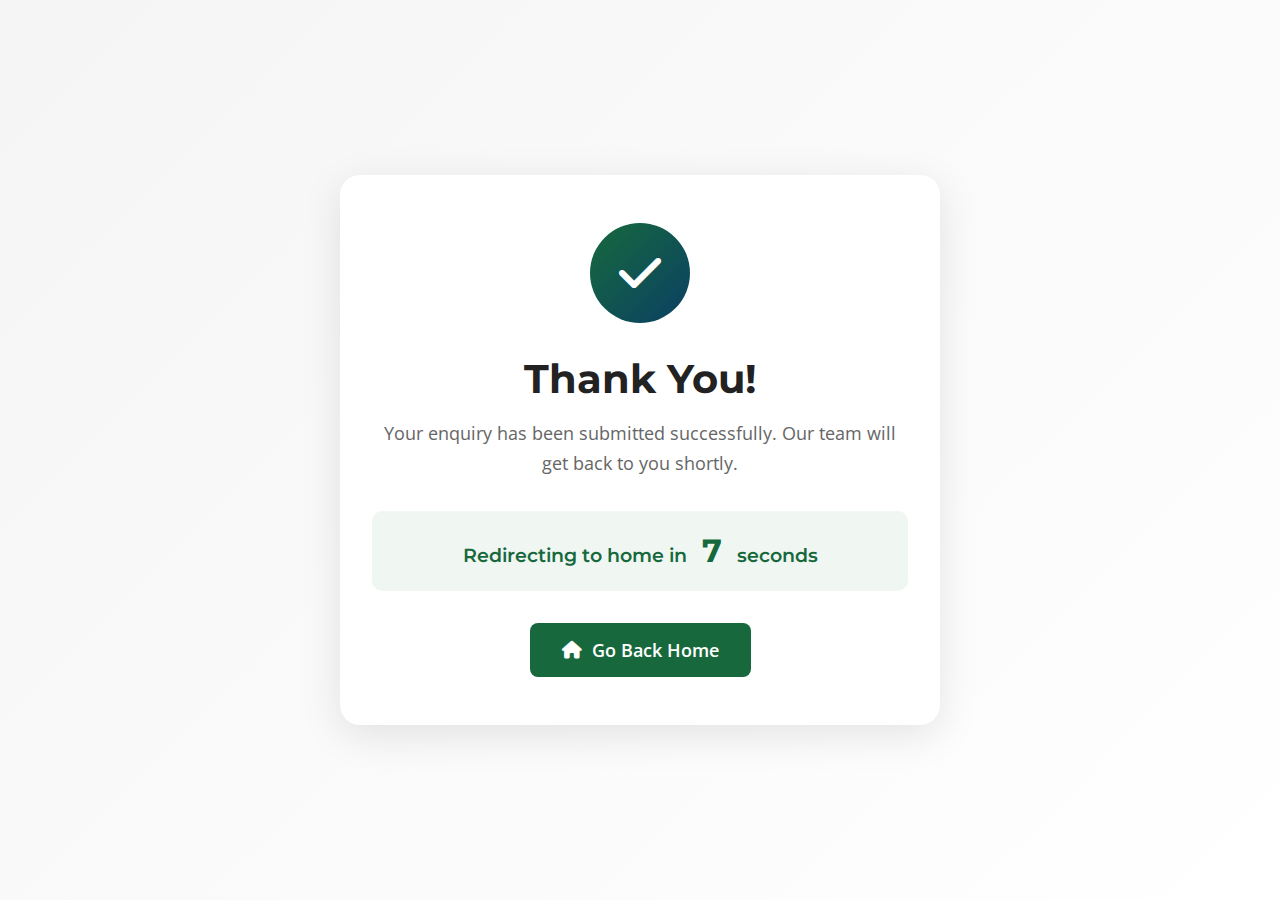
<file: thankyou.html>
<!DOCTYPE html>
<html lang="en">

<head>
  <meta charset="UTF-8" />
  <meta name="viewport" content="width=device-width, initial-scale=1.0" />
  <title>Thank You - Eldeco Camelot</title>

  <link rel="shortcut icon" href="img/favicon.png" type="image/favicon">
  <link
    href="https://fonts.googleapis.com/css2?family=Poppins:wght@400;500;600;700&family=Montserrat:wght@300;500;600;700&family=Open+Sans:wght@300;400;500;600;700&display=swap"
    rel="stylesheet">
  <link href="https://cdn.jsdelivr.net/npm/bootstrap@5.3.3/dist/css/bootstrap.min.css" rel="stylesheet" />
  <link rel="stylesheet" href="https://cdnjs.cloudflare.com/ajax/libs/font-awesome/6.6.0/css/all.min.css" />
  <link rel="stylesheet" href="css/style.css">

  <style>
    body {
      font-family: "Open Sans", sans-serif;
      background: linear-gradient(135deg, #f5f5f5 0%, #ffffff 100%);
      margin: 0;
      padding: 0;
    }

    .thankyou-page {
      min-height: 100vh;
      display: flex;
      align-items: center;
      justify-content: center;
      padding: 2rem 1rem;
    }

    .thankyou-container {
      max-width: 600px;
      width: 100%;
      text-align: center;
      background: #ffffff;
      border-radius: 20px;
      padding: 3rem 2rem;
      box-shadow: 0 10px 40px rgba(0, 0, 0, 0.1);
    }

    .thankyou-icon {
      width: 100px;
      height: 100px;
      background: linear-gradient(135deg, #17693D, #0a4064);
      border-radius: 50%;
      display: flex;
      align-items: center;
      justify-content: center;
      margin: 0 auto 2rem;
      animation: scaleIn 0.5s ease-out;
    }

    .thankyou-icon i {
      font-size: 3rem;
      color: #fff;
    }

    @keyframes scaleIn {
      from {
        transform: scale(0);
        opacity: 0;
      }
      to {
        transform: scale(1);
        opacity: 1;
      }
    }

    .thankyou-title {
      font-family: "Montserrat", sans-serif;
      font-size: 2.5rem;
      font-weight: 700;
      color: #222;
      margin-bottom: 1rem;
    }

    .thankyou-message {
      font-family: "Open Sans", sans-serif;
      font-size: 1.1rem;
      color: #666;
      line-height: 1.7;
      margin-bottom: 2rem;
    }

    .countdown-timer {
      font-family: "Montserrat", sans-serif;
      font-size: 1.2rem;
      color: #17693D;
      font-weight: 600;
      margin-bottom: 2rem;
      padding: 1rem;
      background: #f0f7f3;
      border-radius: 10px;
    }

    .countdown-number {
      font-size: 2rem;
      color: #17693D;
      font-weight: 700;
      display: inline-block;
      min-width: 40px;
    }

    .home-button {
      display: inline-flex;
      align-items: center;
      gap: 10px;
      padding: 14px 32px;
      background: #17693D;
      color: #fff;
      border-radius: 8px;
      font-weight: 600;
      font-size: 1.1rem;
      text-decoration: none;
      transition: all 0.3s ease;
      font-family: "Open Sans", sans-serif;
    }

    .home-button:hover {
      background: #0d4d2a;
      color: #fff;
      transform: translateY(-2px);
      box-shadow: 0 6px 20px rgba(23, 105, 61, 0.3);
    }

    @media (max-width: 768px) {
      .thankyou-container {
        padding: 2rem 1.5rem;
      }

      .thankyou-title {
        font-size: 2rem;
      }

      .thankyou-message {
        font-size: 1rem;
      }

      .countdown-timer {
        font-size: 1rem;
      }

      .countdown-number {
        font-size: 1.5rem;
      }
    }
  </style>
</head>

<body>
  <div class="thankyou-page">
    <div class="thankyou-container">
      <div class="thankyou-icon">
        <i class="fa-solid fa-check"></i>
      </div>

      <h1 class="thankyou-title">Thank You!</h1>
      <p class="thankyou-message">
        Your enquiry has been submitted successfully. Our team will get back to you shortly.
      </p>

      <div class="countdown-timer">
        <span>Redirecting to home in </span>
        <span class="countdown-number" id="countdown">7</span>
        <span> seconds</span>
      </div>

      <a href="index.html" class="home-button">
        <i class="fa-solid fa-home"></i>
        Go Back Home
      </a>
    </div>
  </div>

  <script>
    let countdown = 7;
    const countdownElement = document.getElementById('countdown');
    const homeUrl = 'index.html';

    // Update countdown every second
    const timer = setInterval(() => {
      countdown--;
      countdownElement.textContent = countdown;

      if (countdown <= 0) {
        clearInterval(timer);
        window.location.href = homeUrl;
      }
    }, 1000);
  </script>
</body>

</html>
</file>
<file: css/style.css>
body {
  font-family: "Inter", system-ui, sans-serif;
}

h1, h2, h3, h4, h5 {
  font-family: "Playfair Display", serif;
}

.primary-bg {
    background-color: #17693D;
    display: inline-block;
    border-radius: 15px;
    font-size: 17px;
    color: #fff;
    font-weight: 700;
}

/* NAVBAR */
.navbar {
  position: fixed;
  top: 0;
  width: 100%;
  padding: 6px 2px;
  z-index: 1000;
  box-shadow: none;
  background: #ffffff;
  background-image: url("../img/line-bg.webp");
}



.navbar-nav .nav-link {
    font-weight: 600;
    color: #000000;
}

.navbar img {
    /* filter: brightness(0); */
}

.navbar-toggler:focus {
    box-shadow: none;
}



/* ALIGNMENT FIX */
.navbar .container-fluid {
    display: flex;
    align-items: center;
    justify-content: space-between;
}

.navbar-collapse {
    flex-grow: 1;
    display: flex;
    justify-content: center;
}

.owl-theme .owl-nav.disabled+.owl-dots {
    margin-top: 10px;
    position: absolute;
    top: 95%;
    left: 5%;
}

/* CALL BUTTON */
.custom-call-btn {
    padding: 10px 24px;
    background: #17693D;
    color: white;
    border-radius: 12px;
    font-weight: 600;
    text-decoration: none;
    display: inline-flex;
    align-items: center;
    gap: 6px;
}



/* MOBILE BOTTOM BAR (FINAL DESIGN) */
.mobile-bottom-bar {
    position: fixed;
    bottom: 0;
    left: 0;
    right: 0;
    background: #ffffff;
    border-top: 1px solid #ccc;
    display: none;
    z-index: 2000;
}

.mobile-bottom-bar .bottom-btn {
    width: 33.33%;
    padding: 12px 0;
    text-align: center;
    font-size: 14px;
    font-weight: 600;
    color: #ffffff;
    background: #17693D;
    border: none;
    outline: none;
    text-decoration: none;
}

.mobile-bottom-bar .bottom-btn:nth-child(1),
.mobile-bottom-bar .bottom-btn:nth-child(2) {
    border-right: 1px solid #ccc;
}

.mobile-bottom-bar .bottom-btn:active {
    background: #f3f3f3;
}

.form-call {
    background: #17693D;
    border: none;
    color: #fff;
    font-weight: 600;
    border-radius: 6px;
    transition: .3s;
    display: flex;
    width: 100%;
    padding: 5px 12px;
    text-align: center;
    align-items: center;
    justify-content: center;
}



/* ------------------index css --------------------- */

 
   #banner {
  position: relative;
  padding: 6rem 3rem 3rem 1rem;
  height: 97vh;
  background-image: url("../img/eldeco-g-6.webp");
  background-size: cover;
  background-position: center;
  background-repeat: no-repeat;
  display: flex;
  justify-content: center;
  align-items: center;
  overflow: hidden;
}
.banner-holder{
  display: flex;
  justify-content: space-between;
  align-items: center;
}

/* Transparent overlay */
#banner::before {
  content: "";
  position: absolute;
  inset: 0;
  background: rgba(0, 0, 0, 0.63); 
  z-index: 1;
}

/* Keep content above overlay */
#banner .container-fluid,
.banner-description {
  position: relative;
  z-index: 2;
}

    .banner-description {
      padding: 40px 20px;
      width: 40%;
      height: 100%;
      text-align: center;

    }

    .launch-text {
      text-transform: uppercase;
      font-size: 18px;
      letter-spacing: 1px;
      color: #ffffff;
      margin-bottom: 12px;
    }



    /* Project name */
    .project-name h1 {
      font-size: 35px;
      font-weight: 700;
      color: #fff;
      margin: 0;
    }

    .project-name h3 {
      font-size: 19px;
      text-transform: uppercase;
      letter-spacing: 1px;
      margin-top: 6px;
      color: #fff;
    }

    .price-box span{
      font-size: 22px !important;
      font-weight: 600;
    }

    /* Distance strip */
    .location-strip {
      display: inline-block;
      margin: 14px 0 22px;
      padding: 6px 12px;
      border: 2px solid #17693D;
      font-size: 16px;
      font-weight: 600;
      letter-spacing: 1px;
      color: #000;
      position: absolute;
      top: -2rem;
      left: 50%;
      transform: translateX(-50%);
      width: 75%;
      background-color: #17693D;
      z-index: 3;
    }
    .location-strip span{
      font-size: 21px;
    }

    .project-banner-highlight {
      position: relative;
      width: 100%;
      padding: 2rem 1rem 1rem 1rem;
      margin-top: 2rem;
      color: #fff;
      border-radius: 4px;
      z-index: 0;
      display: flex;
      justify-content: center;
      align-items: center;
    }

    /* animated border only */
    .project-banner-highlight::after {
      content: "";
      position: absolute;
      inset: 0;
      padding: 3px;
      border-radius: 4px;
      border: 2px solid #fff;
      background-size: 300% 100%;animation: borderMove 2.5s linear infinite;
      pointer-events: none;
    }

  


    .project-banner-highlight p {
      margin: 6px 0;
      font-size: 19px;
      color: #fff;
      text-align: start;
    }

    /* Price section */
    .project-price {
      margin-top: 28px;
    }

    .project-price .area {
      font-size: 17px;
      text-transform: uppercase;
      letter-spacing: 1px;
      margin-bottom: 10px;
    }

    .price-box {
     
      display: inline-block;
      background-color: #17693D;
      color: #fff;
      margin-bottom: 6px;
      width: 100%;
      position: relative;
      padding: 8px 12px;
      margin-top: 1rem;
    }

 

    .project-price small {
      display: block;
      font-size: 12px;
      color: #555;
    }

    .banner-image img {
      width: 100%;
      height: 100%;
      object-fit: cover;
    }



  #project-overview {
      margin-top: -3rem;
      padding: 0rem 0 3rem;
      background-color: #F4F0E9;
      position: relative;
      z-index: 2;
  }


  .sec-title {
      font-size: 2.5rem;
      font-weight: 700;
      line-height: 1.3;
      color: #222;
  }

  .project-btn a {
      display: inline-flex;
      align-items: center;
      gap: 8px;
      padding: 12px 28px;
      background-color: #17693D;
      color: #fff;
      font-weight: 600;
      font-size: 1rem;
      border-radius: 6px;
      text-decoration: none;
      border: 2px solid #17693D;
      transition: 0.3s;
  }

  .project-btn a i {
      font-size: 1.1rem;
  }

  .project-btn a:hover {
      background-color: transparent;
      border: 2px solid #17693D;
      color: #17693D;
  }


  .sec-text {
      font-size: 1.05rem;
      color: #555;
  }

  .overview-img img {
      width: 80%;
      height: 35rem;
      border-radius: 8px;
      object-fit: cover;
      box-shadow: 0 5px 18px rgba(0, 0, 0, 0.12);
  }
 

 


  .banner-form-section {
      display: none;
  }

  .banner-form {
     
      border-radius: 12px;
      padding: 2rem;
      width: 100%;
      max-width: 450px;
      box-shadow: 0px 10px 28px rgba(0, 0, 0, 0.12);
  }

  .banner-form h3 {
      text-align: center;
      margin-bottom: 1.5rem;
      font-size: 1.6rem;
      font-weight: 700;
      color: #222;
  }

  .input-box {
      position: relative;
      margin-bottom: 1rem;
  }

  .input-box i {
      position: absolute;
      left: 12px;
      top: 50%;
      transform: translateY(-50%);
      color: #888;
      font-size: 1rem;
  }

  .input-box input {
      width: 100%;
      padding: 12px 14px 12px 38px;
      border: 1px solid #ccc;
      border-radius: 8px;
      outline: none;
      font-size: 1rem;
      transition: 0.3s;
  }

  .input-box input:focus {
      border-color: #17693D;
      box-shadow: 0 0 0 2px rgba(229, 112, 42, 0.2);
  }

  .btn-submit {
      width: 100%;
      background: #17693D;
      color: #fff;
      border: none;
      padding: 12px;
      border-radius: 8px;
      font-weight: 600;
      font-size: 1rem;
      cursor: pointer;
      transition: 0.3s;
  }

  .btn-submit:hover {
      background: #c95e22;
  }

  .btn-call {
      display: block;
      width: 100%;
      margin-top: 0.8rem;
      text-align: center;
      padding: 12px;
      background: #000;
      color: #fff;
      border-radius: 8px;
      font-size: 1rem;
      font-weight: 600;
      text-decoration: none;
      transition: 0.3s;
  }

  .btn-call:hover {
      background: #333;
  }


#overview {
    padding: 4rem 0;
    background: #F4F0E9;
    background-image: url("../img/white-bg.png");
    position: relative;
    overflow: hidden;
}



#overview .container {
    position: relative;
    z-index: 2;
}

/* IMAGE */
.overview-image {
    position: relative;
    width: 100%;
    height: 30rem;
}

.overview-image img {
    width: 100%;
    height: 100%;
    border: 6px solid #fff;
}



.overview-image::after {
    content: "";
    position: absolute;
    top: -15px;
    left: -42px;
    width: 200px;
    height: 350px;
    background-image: radial-gradient(circle, rgba(118, 112, 112, 0.281) 2px, #56555500 2px);
    background-size: 8px 8px;
    z-index: -1;
}

.overview-image {
    position: relative;
}



/* TEXT */
.overview-content h1 {
    color: #000;
    font-size: 16px;
    font-weight: 600;
}

.overview-content h2 {
    font-size: 2rem;
    font-weight: 700;
    margin-bottom: 1rem;
    color: #111;
}

.overview-content p {
    color: #444;
    line-height: 1.6;
    margin-bottom: 1.2rem;
}

.overview-points {
    list-style: none;
    padding: 0;
    margin-bottom: 1.5rem;
    color: #000;
}

.overview-points li {
    margin-bottom: .4rem;
    font-weight: 600;
    position: relative;
    padding-left: 22px;
}

.overview-points li::before {
    content: "â€º";
    position: absolute;
    left: 0;
    font-size: 18px;
    font-weight: 700;
    color: #133c55;
}









  #price {
      padding: 4rem 0rem;
      background-image: url("../img/line-bg.webp");
  }

  .pricing-container {
      display: flex;
      justify-content: center;
      gap: 60px;
      padding: 60px 0;
  }

  .pricing-card {
      position: relative;
      border-radius: 6px;
  }

  .white-card {
      background-color: rgb(240, 240, 238);
      padding: 35px;
      border-radius: 6px;
      text-align: left;
      position: relative;
      box-shadow: 0px 10px 40px rgba(0, 0, 0, 0.08);
  }

  .white-card h2 {
      font-size: 32px;
      margin: 0;
      font-weight: 600;
  }

  .onwards {
      margin-top: 5px;
      font-size: 17px;
      color: #555;
  }

  .line {
      height: 1px;
      width: 100%;
      background: #dcdcdc;
      margin: 25px 0;
  }

  .card-type {
      font-weight: 600;
      font-size: 24px;
      margin-bottom: 5px;
  }

  .card-size,
  .projects {
      font-size: 20px;
      color: #555;
  }

  .green-bar {
      height: 10px;
      background: #000;
      width: 100%;
  }

  .card-bottom {
      padding: 18px;
      text-align: center;
      color: #fff;
      border-radius: 0 0 6px 6px;
  }

  .price-card-bg {
      background: linear-gradient(45deg, #17693D, #0a4064);
  }

  .purchase-btn {
      color: #fff;
      text-decoration: none;
      font-weight: 600;
      font-size: 15px;
  }


  #highlight {
      padding: 4rem 0rem;
      background-color: #F4F0E9;
      position: relative;
  }

  #highlight::before {
      content: "";
      position: absolute;
      top: 0;
      right: 0;
      width: 50%;
      height: 100%;
      background-image: url("../img/eldeco-g-7.webp");
      border-left: 5px solid #000;
      background-size: cover;
      background-position: center;
      z-index: 0;
  }

  .highlight-points {
      max-width: 60%;
      background-color: #fff;
      padding: 2rem;
      border-radius: 8px;
      position: relative;
      z-index: 2;
  }

  .highlight-points .sec-title {
      font-weight: 700;
      font-size: 1.8rem;
      margin-bottom: 1.5rem;
      color: #222;
  }

  .points-list {
      list-style: none;
      padding: 0;
      margin: 0;
  }

  .points-list li {
      padding: 1rem 0;
      border-bottom: 1px solid #ddd;
      display: flex;
      align-items: center;
      font-size: 1rem;
      color: #333;
  }

  .points-list li:last-child {
      border-bottom: none;
  }

  .points-list li i {
      color: #c95e22;
      margin-right: 12px;
  }


  #amenities {
      padding: 4rem 0;
      background: url("../img/white-grey-bg.webp");
  }

  .amenities-title {
      font-size: 2.2rem;
      font-weight: 700;
      margin-bottom: 1rem;
  }

  .amenities-text {
      font-size: 1.1rem;
      color: #555;
  }

  /* Carousel Capsule Card */
  .amenity-card {
      background-color: #fff;
      background-image: url("../img/line-bg.webp");
      border-radius: 50px;
      padding: 2rem;
      min-height: 400px;
      text-align: center;
      transition: 0.3s ease;
  }

  .amenity-card:hover {
      transform: translateY(-8px);
  }

  /* Capsule Image */
  .amenity-img {
      width: 180px;
      height: 180px;
      border-radius: 50%;
      overflow: hidden;
      margin: 0 auto 1rem;
      border: 3px solid #ddd;
  }

  .amenity-img img {
      width: 100%;
      height: 100%;
      object-fit: cover;
  }

  /* Rating */
  .rating {
      font-size: 1.3rem;
      color: gold;
      margin-bottom: 0.7rem;
  }

  /* Description */
  .amenity-desc {
      font-size: 0.95rem;
      color: #666;
      line-height: 1.6;
      margin-top: 0.5rem;
  }

  #virtual-visit {
      position: relative;
      padding: 0 4rem;
      height: 450px;
      display: flex;
      justify-content: center;
      align-items: center;
      background-image: url('../img/virtual_site.webp');
      background-attachment: fixed;
      background-size: cover;
      background-position: center;
      text-align: center;
      overflow: hidden;
  }

  .visit-overlay {
      position: absolute;
      top: 0;
      left: 0;
      width: 100%;
      height: 100%;
      background: rgba(0, 0, 0, 0.55);
      z-index: 1;
  }

  .visit-content {
      position: relative;
      z-index: 2;
      color: #fff;
      display: flex;
      flex-direction: column;
      justify-content: center;
      align-items: center;
  }

  .visit-content h2 {
      font-size: 2.6rem;
      margin-bottom: 0.5rem;
      font-weight: 700;
  }

  .visit-content p {
      font-size: 1.1rem;
      margin-bottom: 1.5rem;
  }

  /* Play Button */
  .play-btn {
      width: 90px;
      height: 90px;
      border-radius: 50%;
      background: #ffffff;
      color: #000;
      display: flex;
      justify-content: center;
      align-items: center;
      font-size: 2rem;
      position: relative;
      cursor: pointer;
  }

  /* Wave Animation */
  .pulse,
  .pulse2 {
      position: absolute;
      border-radius: 50%;
      background: rgba(255, 255, 255, 0.4);
      width: 100%;
      height: 100%;
      animation: pulse-animation 2.2s infinite;
  }

  .pulse2 {
      animation-delay: 0.8s;
  }

  @keyframes pulse-animation {
      0% {
          transform: scale(1);
          opacity: 0.7;
      }

      100% {
          transform: scale(2.4);
          opacity: 0;
      }
  }

  .play-btn i {
      position: relative;
      z-index: 3;
  }


   #floorplan h2{
    font-size: 2.5rem;
    font-weight: 700;
    margin-bottom: 2rem;
    color: #222;
   }

  .floorplan-section {
      background: #fff;
      padding: 60px 20px;
      text-align: center;
          background: url(../img/white-grey-bg.webp);
  }

  .floorplan-container {
      position: relative;
      display: inline-block;
      width: 100%;
      max-width: 1000px;
  }

  .floorplan-img {
      width: 100%;
      display: block;
      border-radius: 12px;
      filter: blur(3px) brightness(0.7);
  }

  /* Button Overlay */
  .floorplan-btn {
      position: absolute;
      top: 50%;
      left: 50%;
      transform: translate(-50%, -50%);
      padding: 14px 32px;
      font-size: 1.1rem;
      font-weight: 500;
      border: none;
      border-radius: 30px;
      background: #ffffff;
      color: #000000;
      cursor: pointer;
      transition: 0.3s ease-in-out;
  }

  .floorplan-btn:hover {
      background: #da6b2b;
      color: #ffff;
  }




  .location-section {
      padding: 80px 0;
      background: #f9f9f9;
  }

  .location-content {
      display: flex;
      align-items: center;
      gap: 40px;
      flex-wrap: wrap;
  }

  /* Text side */
  .location-text {
      flex: 1 1 45%;
  }

  .location-text h2 {
      font-size: 2.5rem;
    font-weight: 700;
    margin-bottom: 2rem;
    color: #222;
  }

  .location-text p {
      font-size: 1.1rem;
      margin-bottom: 30px;
      color: #555;
  }

  .advantage-list {
      list-style: none;
      padding: 0;
      margin: 0 0 40px 0;
  }

  .advantage-list li {
      font-size: 1rem;
      margin-bottom: 15px;
      display: flex;
      align-items: center;
      color: #333;
      padding: 12px;
      border: 1px solid #000;
  }

  .advantage-list li i {
      color: #17693D;
      margin-right: 12px;
      font-size: 1.2rem;
  }

  .btn.btn-primary {
      display: inline-block;
      padding: 14px 28px;
      background: #da6b2b;
      color: #fff;
      text-decoration: none;
      font-size: 1rem;
      border-radius: 4px;
      transition: background 0.3s ease;
  }

  .btn.btn-primary:hover {
      background: #da6b2b;

  }


  /* Image side */
  .location-image {
      flex: 1 1 45%;
      text-align: center;
  }

  .location-image img {
      width: 100%;
      height: 500px;
      object-fit: cover;
      border-radius: 8px;
      box-shadow: 0 10px 30px rgba(0, 0, 0, 0.1);
      transition: transform 0.5s ease;
  }

  .location-image img:hover {
      transform: scale(1.03);
  }




















  #gallery {
      padding: 4rem 0 2rem 0;
      background-color: #fdfdfd;
      background-image: url("../img/line-bg.webp");
      text-align: center;
      position: relative;
  }

  .gallery-title {
      font-size: 2.5rem;
      font-weight: 700;
      margin-bottom: 2rem;
      color: #222;
  }

  /* Carousel item */
  .gallery-item {
      overflow: hidden;
      transition: 0.4s ease;
  }

  .gallery-item img {
      width: 100%;
      height: 460px;
      object-fit: cover;
      transition: transform 0.5s ease;
  }

  .gallery-item:hover img {
      transform: scale(1.08);
  }

  .gallery-imageslider {
      position: relative;
      padding: 3px 0px;
      overflow: hidden;
  }

  .gallery-imageslider::before {
      content: "";
      position: absolute;
      width: 100%;
      height: 6rem;
      top: -3rem;
      left: 0;
      border-radius: 100%;
      z-index: 2;
      background: #ffffff;
      background-image: url("../img/line-bg.webp");
      overflow: hidden;
  }

  .gallery-imageslider::after {
      content: "";
      position: absolute;
      width: 100%;
      height: 6rem;
      bottom: -3rem;
      left: 0;
      border-radius: 100%;
      z-index: 2;
      background: #ffffff;
      background-image: url("../img/line-bg.webp");
      overflow: hidden;
  }

  /* Navigation Buttons */
  .gallery-nav {
      width: 45px;
      height: 45px;
      border-radius: 50%;
      background: #17693D;
      color: #fff;
      position: absolute;
      top: 55%;
      transform: translateY(-50%);
      font-size: 18px;
      cursor: pointer;
      z-index: 999;
      display: flex;
      align-items: center;
      justify-content: center;
      transition: 0.3s ease;
  }

  .gallery-prev {
      left: 15%;
  }

  .gallery-next {
      right: 15%;
  }

  .gallery-nav:hover {
      background: #0a4166;
      box-shadow: 0 4px 12px rgba(0, 0, 0, 0.25);
  }








 
    @media(max-width: 768px) {
    
      .footer-about .call-box{
        margin-bottom: 1rem;
      }
    }






    @media (max-width: 768px) {
      #about h2 {
        font-size: 1.8rem;
      }
    }
 








.main-footer {
    background-color: #fff;
    background-image: url("../img/map_bg.png");
    color: #000000;
    padding: 60px 0 25px;
    font-family: 'Poppins', sans-serif;
    box-shadow: rgba(0, 0, 0, 0.02) 0px 1px 3px 0px, rgba(27, 31, 35, 0.15) 0px 0px 0px 1px;
}

.main-footer .footer-top {
    display: flex;
    justify-content: space-between;
    gap: 60px;
    flex-wrap: wrap;
}

.footer-about h3,
.footer-form h3 {
    color: #17693D;
    font-size: 24px;
    margin-bottom: 15px;
    font-weight: 700;
}

.footer-about p {
    line-height: 1.6;
    margin-bottom: 12px;
    color: #000000;
}

.footer-about .call-box {
    display: flex;
    align-items: center;
    margin-top: 25px;
}

.footer-about .call-box i {
    background: #17693D;
    color: #fff;
    padding: 14px;
    border-radius: 50%;
    margin-right: 12px;
    font-size: 18px;
}

.footer-form {
    padding: 20px;
    min-width: 400px;
    border-radius: 15px;
    background-color: #F4F0E9;
}

.footer-form form {
    display: flex;
    flex-direction: column;
    gap: 12px;
}

.footer-form input {
    padding: 12px;
    border: none;
    outline: none;
    border-radius: 4px;
    font-size: 14px;
}

.footer-form button {
    background: #17693D;
    color: #fff;
    padding: 13px;
    border: none;
    border-radius: 4px;
    cursor: pointer;
    font-weight: 600;
    text-transform: uppercase;
    transition: 0.3s;
}

.footer-form button:hover {
    background: #1a4242;
}

.footer-bottom {
    border-top: 1px solid #333;
    margin-top: 45px;
    padding-top: 15px;
    text-align: center;
    font-size: 14px;
    color: #000000;
}

.footer-bottom a {
    color: #17693D;
    text-decoration: none;
}



@media screen and (min-width: 1024px) and (max-width: 1024px) and (min-height: 600px) and (max-height: 600px) {
    .banner-description{
        width: 44%;
    }
    .navbar-brand img {
        width: 110px;
    }
    .location-strip{
      width: 85%;
    }


}


@media(max-width:900px) {
    .navbar-brand img {
        width: 100px;
    }
    #overview::before {
        width: 100%;
        clip-path: polygon(0 0, 100% 0, 100% 75%, 0 100%);
    }

    #price::before {
        width: 60%;
    }
}



@media(max-width:768px) {
 
    .overview-image img {
        height:100%;
        object-fit: contain;
        margin-bottom: 1.5rem;
    }

    .price-title {
        padding-bottom: 12px;
    }

  
    .highlight-section h2 {
        padding: 1rem 0rem;
    }

    .content-list {
        padding: 1rem;
    }

    #location-section::before {
        display: none;
    }

    .overview-content h2 {
        font-size: 1.7rem;
    }

    #price::before {
        width: 100%;
        clip-path: polygon(100% 0, 0 100%, 100% 100%);
    }

    .price-card {
        margin-top: 1.5rem;
    }
     .amenities-heading h2 {
    font-size: 30px;
  }

  .amenities-heading p {
    font-size: 16px;
  }

  .amenities-grid {
    grid-template-columns: 1fr;
    gap: 30px;
  }

 

    .content-list {
        padding: 2rem 1.5rem;
        margin-top: 0;
        border-radius: 0;
    }

    .list-item {
        font-size: 1.05rem;
        line-height: 1.45;
    }

    .list-item .num {
        padding: 5px 12px;
        font-size: 1rem;
    }
    .footer-form{
       min-width: 100%;
    }

}



@media (max-width: 991px) {
  h2{
    font-size: 26px !important;
  }
  #banner{
    padding: 6rem 1px 20px 1px ;
    height: auto;
  }
 .banner-description{
  width: 100%;
  padding: 12px;
 }
 .banner-holder{
  flex-direction: column;
 }
 .location-strip{
  width: 88%;
 }
 #highlight img{
     height:250px;
 }
 .amenity-img {
    width: 140px;
    height: 140px;
 }
 .location-image img{
      height:100%;
 }
 .gallery-item img{
     height:300px;
 }
 .gallery-imageslider::before ,.gallery-imageslider::after{
     display:none;
 }
 
  #about .banner-form{
    margin-bottom: 1rem;
  }
  .apartment-pricing-section{
    padding: 40px 0px;
  }
  .highlight-points{
    max-width: 100%;
  }
  #highlight::before{
    display: none;
  }
.white-card h2{
  font-size: 20px;
}
#price{
  padding: 2rem 0rem;
}
.card-bottom{
  padding: 12px;
}
.highlight-points{
  padding: 1rem;
}
#overview{
  padding: 2rem 0rem;
}
.banner-form{
  padding: 0rem;
}
.floorplan-btn{
  width: 70%;
}
.location-text h2{
  font-size: 2rem;
}
.location-section{
  padding: 30px 0px;
}
.green-bar{
  height: 4px;
}
.sec-title{
  font-size: 1.7rem;
}
  .price-value {
    font-size: 28px;
  }
    .mobile-bottom-bar {
        display: flex;
    }
   
}
</file>
